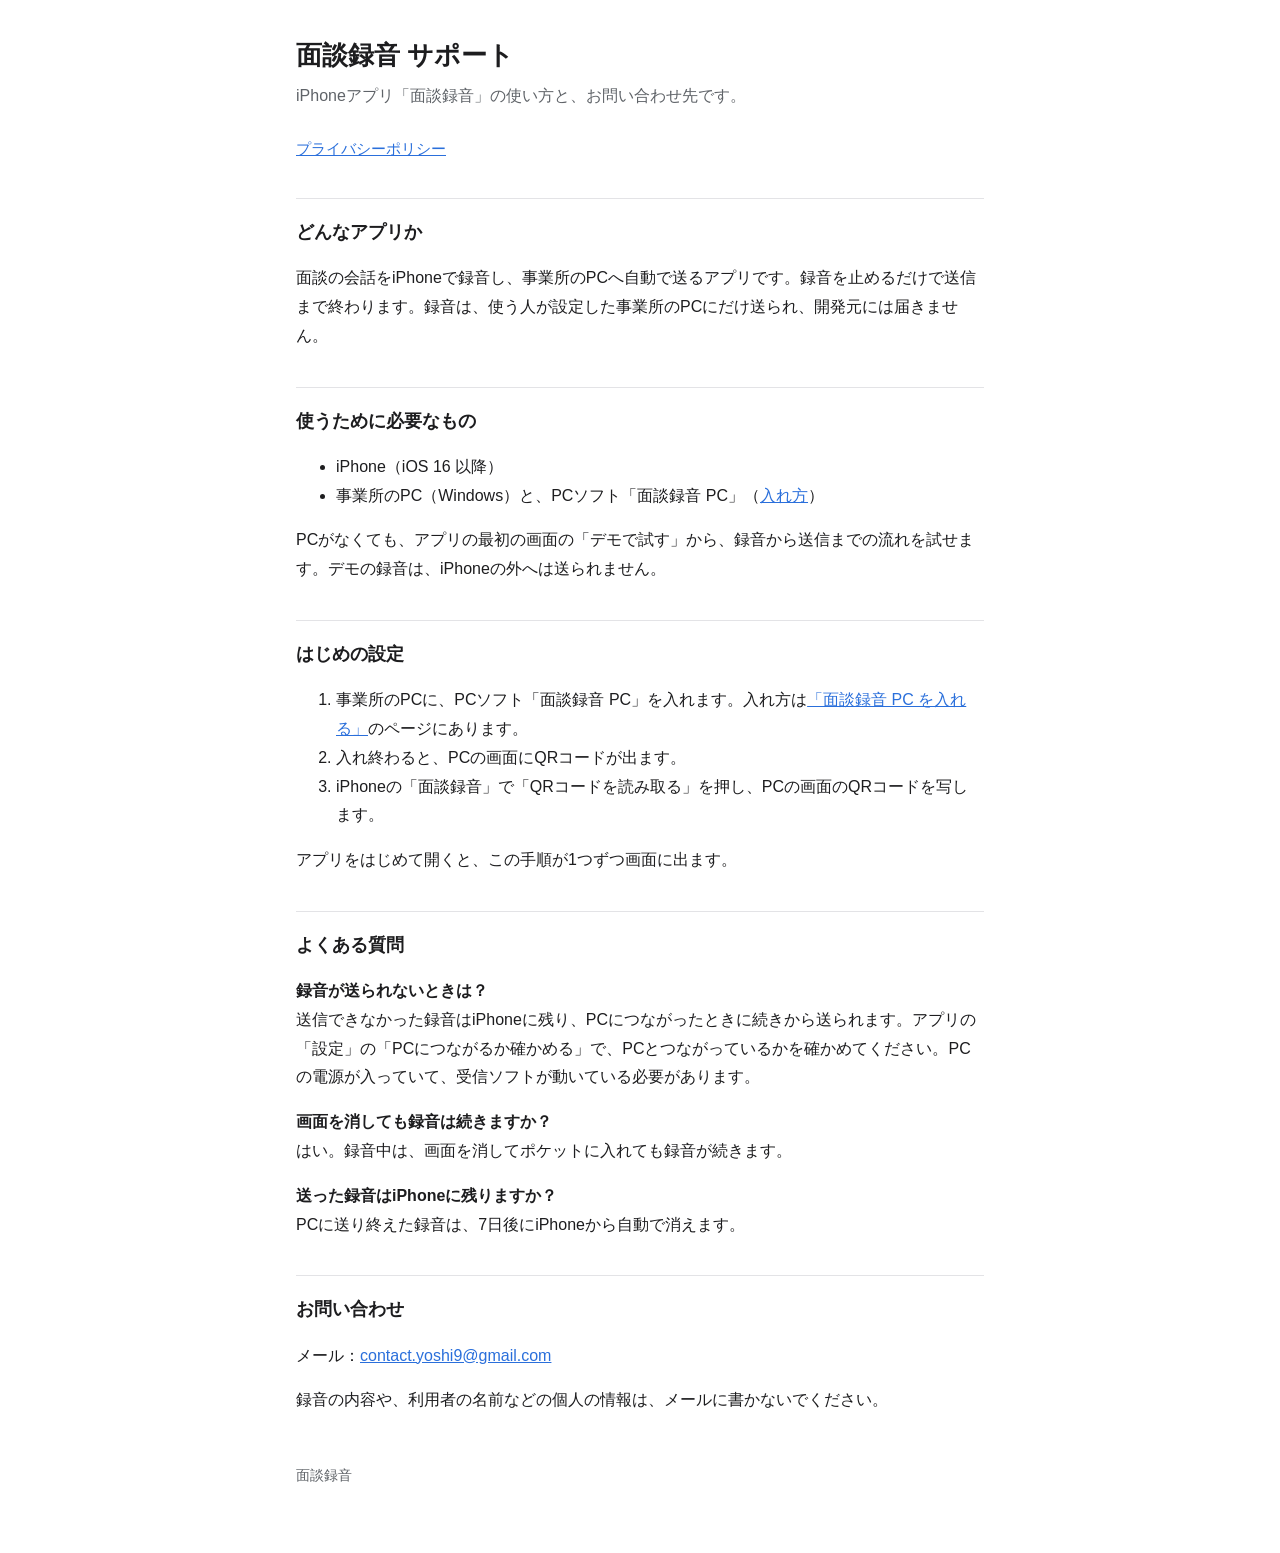
<file: index.html>
<!doctype html>
<html lang="ja">
<head>
<meta charset="utf-8">
<meta name="viewport" content="width=device-width, initial-scale=1">
<title>面談録音 サポート</title>
<link rel="stylesheet" href="style.css">
</head>
<body>
<main>
<h1>面談録音 サポート</h1>
<p class="sub">iPhoneアプリ「面談録音」の使い方と、お問い合わせ先です。</p>
<nav><a href="privacy.html">プライバシーポリシー</a></nav>

<h2>どんなアプリか</h2>
<p>面談の会話をiPhoneで録音し、事業所のPCへ自動で送るアプリです。録音を止めるだけで送信まで終わります。録音は、使う人が設定した事業所のPCにだけ送られ、開発元には届きません。</p>

<h2>使うために必要なもの</h2>
<ul>
<li>iPhone（iOS 16 以降）</li>
<li>事業所のPC（Windows）と、PCソフト「面談録音 PC」（<a href="pc/">入れ方</a>）</li>
</ul>
<p>PCがなくても、アプリの最初の画面の「デモで試す」から、録音から送信までの流れを試せます。デモの録音は、iPhoneの外へは送られません。</p>

<h2>はじめの設定</h2>
<ol>
<li>事業所のPCに、PCソフト「面談録音 PC」を入れます。入れ方は<a href="pc/">「面談録音 PC を入れる」</a>のページにあります。</li>
<li>入れ終わると、PCの画面にQRコードが出ます。</li>
<li>iPhoneの「面談録音」で「QRコードを読み取る」を押し、PCの画面のQRコードを写します。</li>
</ol>
<p>アプリをはじめて開くと、この手順が1つずつ画面に出ます。</p>

<h2>よくある質問</h2>
<p><strong>録音が送られないときは？</strong><br>
送信できなかった録音はiPhoneに残り、PCにつながったときに続きから送られます。アプリの「設定」の「PCにつながるか確かめる」で、PCとつながっているかを確かめてください。PCの電源が入っていて、受信ソフトが動いている必要があります。</p>
<p><strong>画面を消しても録音は続きますか？</strong><br>
はい。録音中は、画面を消してポケットに入れても録音が続きます。</p>
<p><strong>送った録音はiPhoneに残りますか？</strong><br>
PCに送り終えた録音は、7日後にiPhoneから自動で消えます。</p>

<h2>お問い合わせ</h2>
<p>メール：<a href="mailto:contact.yoshi9@gmail.com">contact.yoshi9@gmail.com</a></p>
<p>録音の内容や、利用者の名前などの個人の情報は、メールに書かないでください。</p>

<footer>面談録音</footer>
</main>
</body>
</html>
</file>
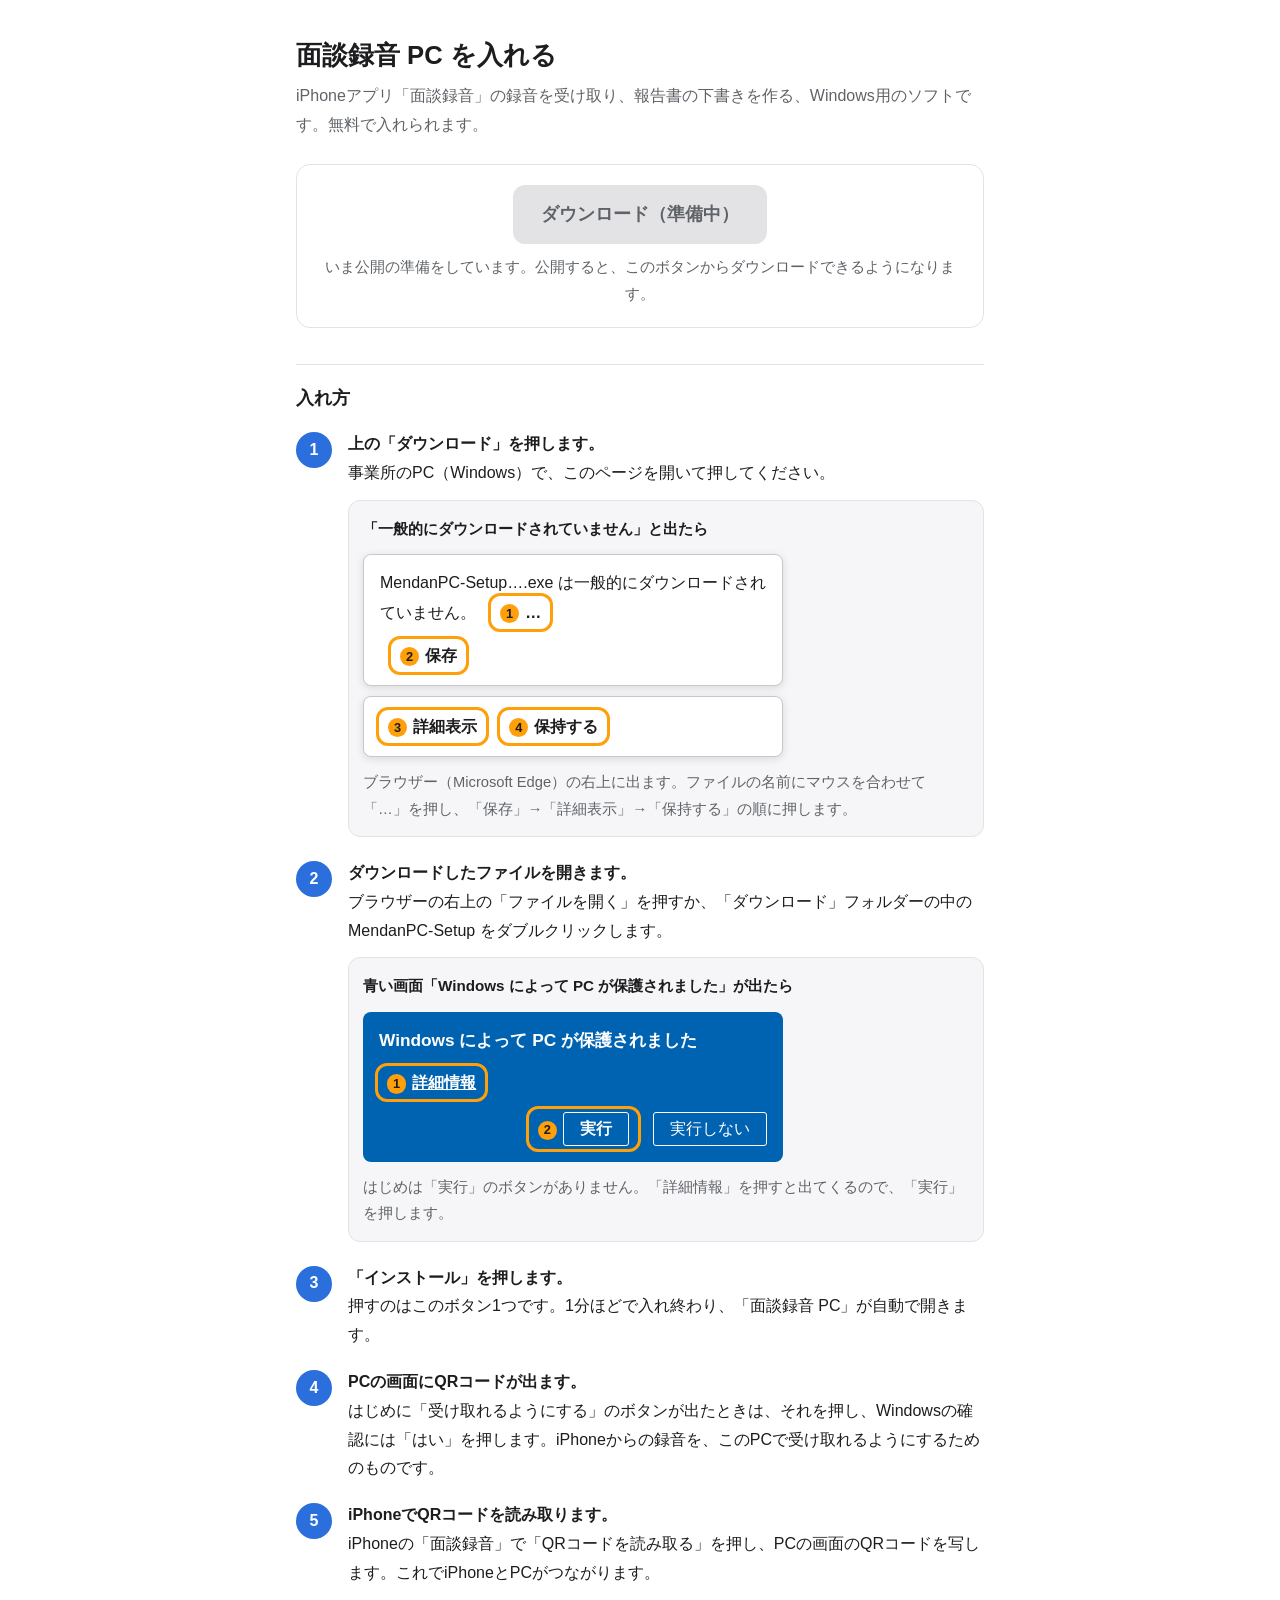
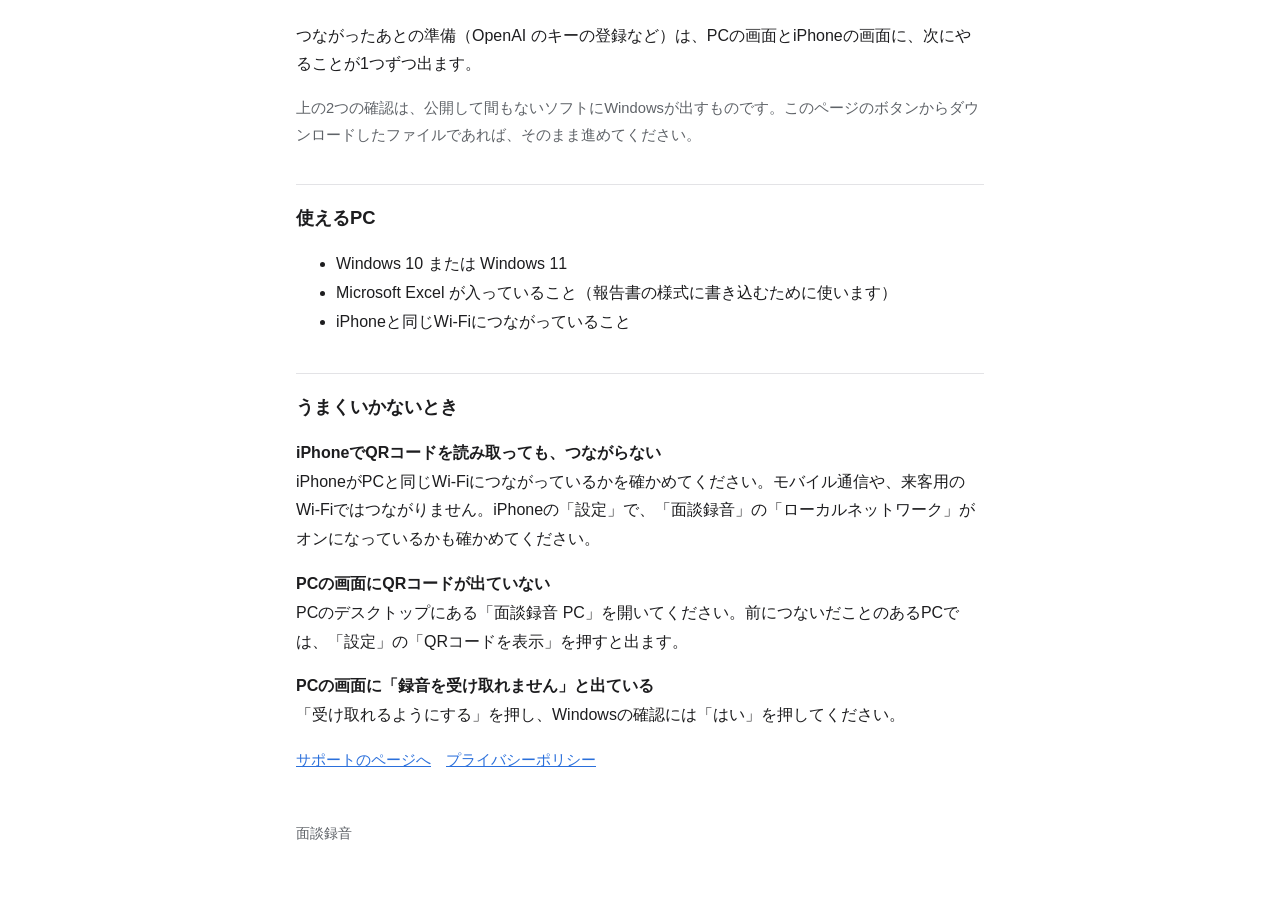
<file: pc/index.html>
<!doctype html>
<html lang="ja">
<head>
<meta charset="utf-8">
<meta name="viewport" content="width=device-width, initial-scale=1">
<title>面談録音 PC を入れる</title>
<link rel="stylesheet" href="../style.css">
</head>
<body>
<main>
<h1>面談録音 PC を入れる</h1>
<p class="sub">iPhoneアプリ「面談録音」の録音を受け取り、報告書の下書きを作る、Windows用のソフトです。無料で入れられます。</p>

<div class="download">
<a class="button disabled" aria-disabled="true">ダウンロード（準備中）</a>
<p class="note">いま公開の準備をしています。公開すると、このボタンからダウンロードできるようになります。</p>
</div>

<h2>入れ方</h2>
<ol class="steps">
<li><strong>上の「ダウンロード」を押します。</strong><br>事業所のPC（Windows）で、このページを開いて押してください。
<div class="shot">
<p class="shot-title">「一般的にダウンロードされていません」と出たら</p>
<div class="win edge">
<p>MendanPC-Setup….exe は一般的にダウンロードされていません。　<span class="press"><span class="n">1</span>…</span></p>
<p class="menu"><span class="press"><span class="n">2</span>保存</span></p>
</div>
<div class="win edge">
<p><span class="press"><span class="n">3</span>詳細表示</span>　<span class="press"><span class="n">4</span>保持する</span></p>
</div>
<p class="shot-note">ブラウザー（Microsoft Edge）の右上に出ます。ファイルの名前にマウスを合わせて「…」を押し、「保存」→「詳細表示」→「保持する」の順に押します。</p>
</div>
</li>
<li><strong>ダウンロードしたファイルを開きます。</strong><br>ブラウザーの右上の「ファイルを開く」を押すか、「ダウンロード」フォルダーの中の MendanPC-Setup をダブルクリックします。
<div class="shot">
<p class="shot-title">青い画面「Windows によって PC が保護されました」が出たら</p>
<div class="win blue">
<p class="head">Windows によって PC が保護されました</p>
<p><span class="press"><span class="n">1</span><u>詳細情報</u></span></p>
<p class="buttons"><span class="press"><span class="n">2</span><span class="btnlike">実行</span></span>　<span class="btnlike">実行しない</span></p>
</div>
<p class="shot-note">はじめは「実行」のボタンがありません。「詳細情報」を押すと出てくるので、「実行」を押します。</p>
</div>
</li>
<li><strong>「インストール」を押します。</strong><br>押すのはこのボタン1つです。1分ほどで入れ終わり、「面談録音 PC」が自動で開きます。</li>
<li><strong>PCの画面にQRコードが出ます。</strong><br>はじめに「受け取れるようにする」のボタンが出たときは、それを押し、Windowsの確認には「はい」を押します。iPhoneからの録音を、このPCで受け取れるようにするためのものです。</li>
<li><strong>iPhoneでQRコードを読み取ります。</strong><br>iPhoneの「面談録音」で「QRコードを読み取る」を押し、PCの画面のQRコードを写します。これでiPhoneとPCがつながります。</li>
</ol>
<p>つながったあとの準備（OpenAI のキーの登録など）は、PCの画面とiPhoneの画面に、次にやることが1つずつ出ます。</p>
<p class="note">上の2つの確認は、公開して間もないソフトにWindowsが出すものです。このページのボタンからダウンロードしたファイルであれば、そのまま進めてください。</p>

<h2>使えるPC</h2>
<ul>
<li>Windows 10 または Windows 11</li>
<li>Microsoft Excel が入っていること（報告書の様式に書き込むために使います）</li>
<li>iPhoneと同じWi-Fiにつながっていること</li>
</ul>

<h2>うまくいかないとき</h2>
<p><strong>iPhoneでQRコードを読み取っても、つながらない</strong><br>
iPhoneがPCと同じWi-Fiにつながっているかを確かめてください。モバイル通信や、来客用のWi-Fiではつながりません。iPhoneの「設定」で、「面談録音」の「ローカルネットワーク」がオンになっているかも確かめてください。</p>
<p><strong>PCの画面にQRコードが出ていない</strong><br>
PCのデスクトップにある「面談録音 PC」を開いてください。前につないだことのあるPCでは、「設定」の「QRコードを表示」を押すと出ます。</p>
<p><strong>PCの画面に「録音を受け取れません」と出ている</strong><br>
「受け取れるようにする」を押し、Windowsの確認には「はい」を押してください。</p>

<nav><a href="../">サポートのページへ</a>　<a href="../privacy.html">プライバシーポリシー</a></nav>
<footer>面談録音</footer>
</main>
</body>
</html>
</file>
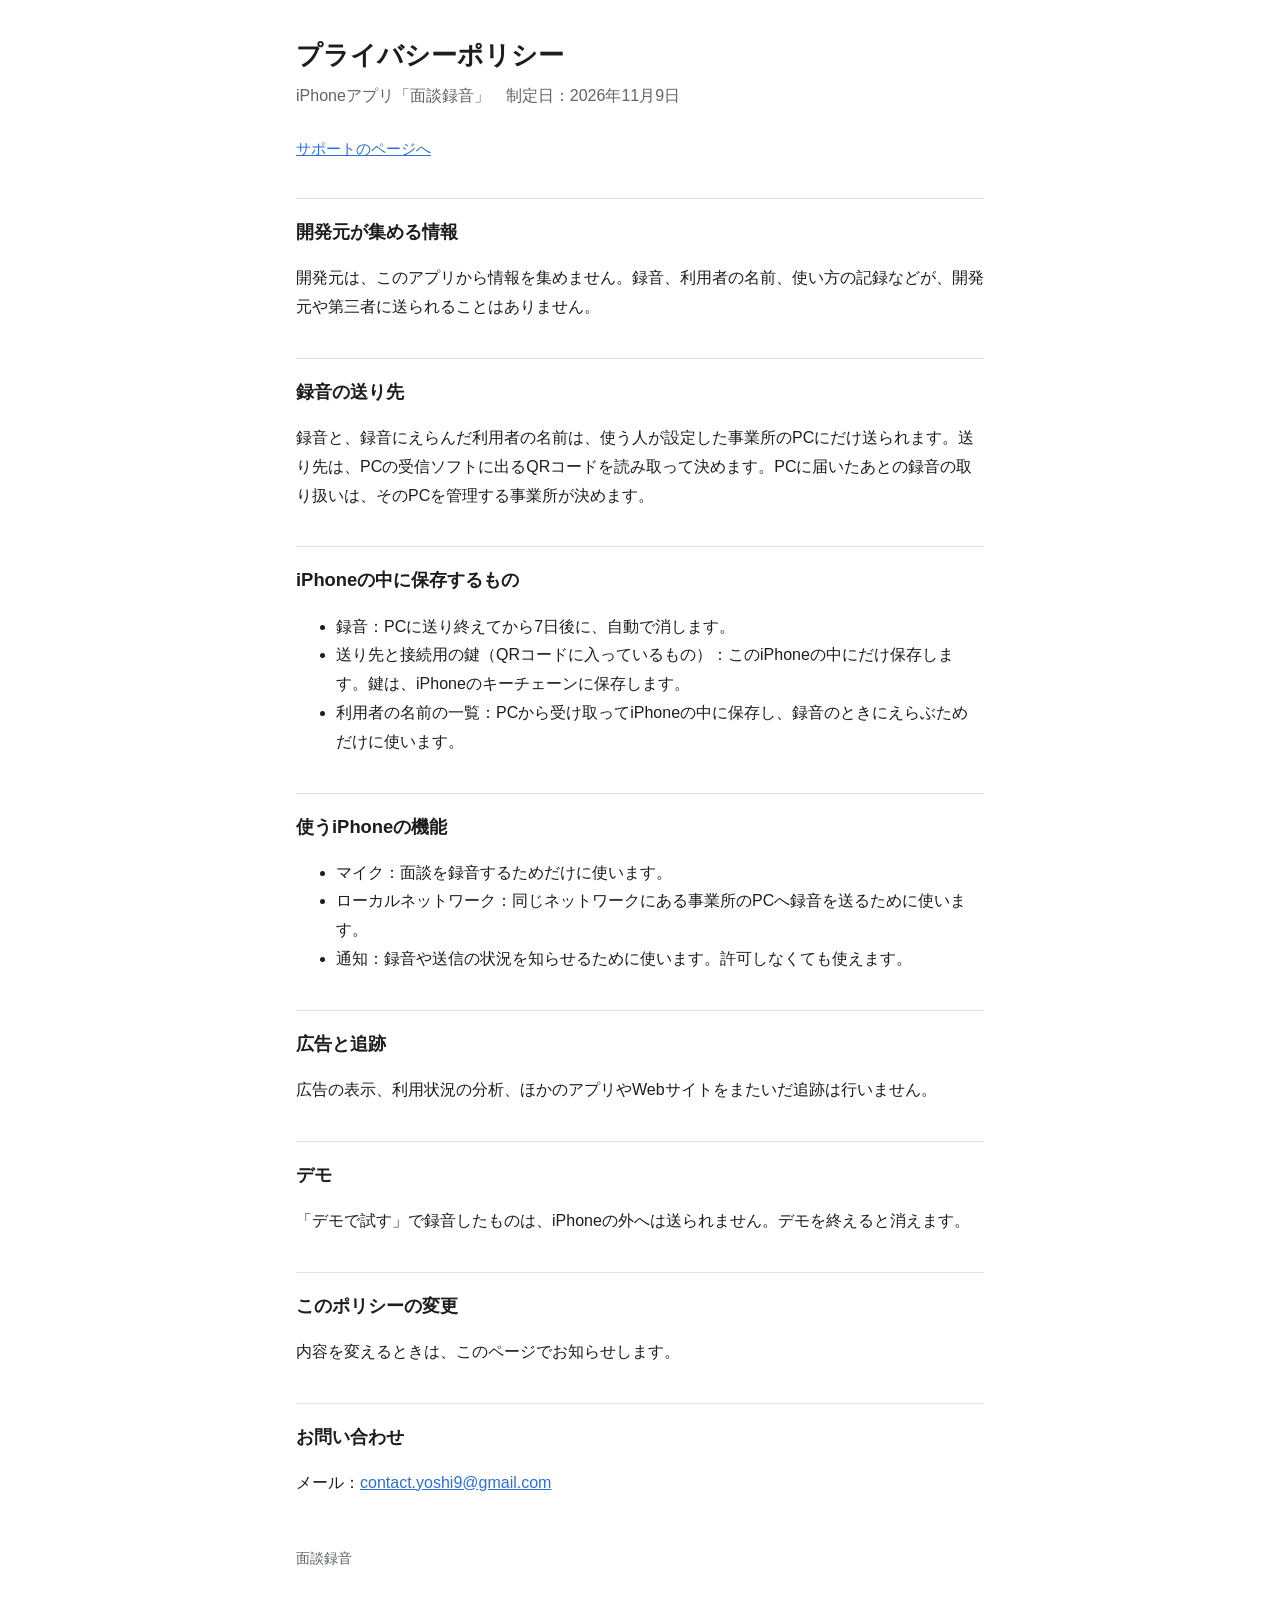
<file: privacy.html>
<!doctype html>
<html lang="ja">
<head>
<meta charset="utf-8">
<meta name="viewport" content="width=device-width, initial-scale=1">
<title>面談録音 プライバシーポリシー</title>
<link rel="stylesheet" href="style.css">
</head>
<body>
<main>
<h1>プライバシーポリシー</h1>
<p class="sub">iPhoneアプリ「面談録音」　制定日：2026年11月9日</p>
<nav><a href="./">サポートのページへ</a></nav>

<h2>開発元が集める情報</h2>
<p>開発元は、このアプリから情報を集めません。録音、利用者の名前、使い方の記録などが、開発元や第三者に送られることはありません。</p>

<h2>録音の送り先</h2>
<p>録音と、録音にえらんだ利用者の名前は、使う人が設定した事業所のPCにだけ送られます。送り先は、PCの受信ソフトに出るQRコードを読み取って決めます。PCに届いたあとの録音の取り扱いは、そのPCを管理する事業所が決めます。</p>

<h2>iPhoneの中に保存するもの</h2>
<ul>
<li>録音：PCに送り終えてから7日後に、自動で消します。</li>
<li>送り先と接続用の鍵（QRコードに入っているもの）：このiPhoneの中にだけ保存します。鍵は、iPhoneのキーチェーンに保存します。</li>
<li>利用者の名前の一覧：PCから受け取ってiPhoneの中に保存し、録音のときにえらぶためだけに使います。</li>
</ul>

<h2>使うiPhoneの機能</h2>
<ul>
<li>マイク：面談を録音するためだけに使います。</li>
<li>ローカルネットワーク：同じネットワークにある事業所のPCへ録音を送るために使います。</li>
<li>通知：録音や送信の状況を知らせるために使います。許可しなくても使えます。</li>
</ul>

<h2>広告と追跡</h2>
<p>広告の表示、利用状況の分析、ほかのアプリやWebサイトをまたいだ追跡は行いません。</p>

<h2>デモ</h2>
<p>「デモで試す」で録音したものは、iPhoneの外へは送られません。デモを終えると消えます。</p>

<h2>このポリシーの変更</h2>
<p>内容を変えるときは、このページでお知らせします。</p>

<h2>お問い合わせ</h2>
<p>メール：<a href="mailto:contact.yoshi9@gmail.com">contact.yoshi9@gmail.com</a></p>

<footer>面談録音</footer>
</main>
</body>
</html>
</file>
<file: style.css>
:root { --bg: #ffffff; --text: #1d1d1f; --muted: #5f6368; --line: #e3e3e6; --accent: #2a6fdb; --panel: #f6f6f8; }
@media (prefers-color-scheme: dark) { :root { --bg: #161618; --text: #f2f2f4; --muted: #a8a8ad; --line: #34343a; --accent: #7aa7ff; --panel: #1e1e22; } }
* { box-sizing: border-box; }
body { margin: 0; background: var(--bg); color: var(--text); font-family: -apple-system, BlinkMacSystemFont, "Hiragino Sans", "Yu Gothic UI", "Meiryo", sans-serif; line-height: 1.8; }
main { max-width: 720px; margin: 0 auto; padding: 32px 16px 64px; }
h1 { font-size: 1.6rem; margin: 0 0 4px; }
h2 { font-size: 1.15rem; margin: 36px 0 8px; padding-top: 16px; border-top: 1px solid var(--line); }
p, li { font-size: 1rem; }
.sub { color: var(--muted); margin: 0 0 24px; }
a { color: var(--accent); }
nav { margin-bottom: 24px; font-size: 0.95rem; }
footer { margin-top: 48px; color: var(--muted); font-size: 0.9rem; }
.download { margin: 24px 0 8px; padding: 20px; border: 1px solid var(--line); border-radius: 14px; text-align: center; }
.button { display: inline-block; padding: 14px 28px; border-radius: 12px; background: var(--accent); color: #fff; font-weight: 700; font-size: 1.1rem; text-decoration: none; }
.button.disabled { background: var(--line); color: var(--muted); cursor: default; }
.note { color: var(--muted); font-size: 0.92rem; margin: 10px 0 0; }
ol.steps { list-style: none; counter-reset: step; padding: 0; }
ol.steps li { counter-increment: step; position: relative; padding: 0 0 18px 52px; }
ol.steps li::before { content: counter(step); position: absolute; left: 0; top: 2px; width: 36px; height: 36px; border-radius: 50%; background: var(--accent); color: #fff; font-weight: 700; display: flex; align-items: center; justify-content: center; }
.shot { margin: 12px 0 4px; padding: 14px; border: 1px solid var(--line); border-radius: 12px; background: var(--panel); }
.shot-title { margin: 0 0 12px; font-weight: 700; font-size: 0.95rem; }
.shot-note { margin: 12px 0 0; color: var(--muted); font-size: 0.92rem; }
.after { margin: 10px 0 0; }
.win { border-radius: 8px; padding: 14px 16px; font-size: 0.92rem; line-height: 1.7; max-width: 420px; }
.win + .win { margin-top: 10px; }
.win p { margin: 0 0 12px; }
.win p:last-child { margin-bottom: 0; }
.win.edge { background: #ffffff; color: #1d1d1f; border: 1px solid #c8c8cc; box-shadow: 0 2px 8px rgba(0, 0, 0, 0.12); }
.win.edge .menu { padding-left: 12px; }
.win.blue { background: #0063b1; color: #ffffff; }
.win .head { font-size: 1.08rem; font-weight: 600; }
.win .buttons { text-align: right; }
.btnlike { display: inline-block; padding: 2px 16px; border: 1px solid currentColor; border-radius: 3px; }
.press { display: inline-block; padding: 2px 8px; border-radius: 8px; outline: 3px solid #ff9f0a; outline-offset: 1px; font-weight: 700; white-space: nowrap; }
.press .n { display: inline-flex; align-items: center; justify-content: center; width: 1.5em; height: 1.5em; margin-right: 6px; border-radius: 50%; background: #ff9f0a; color: #1d1d1f; font-size: 0.8em; font-weight: 700; }
</file>
